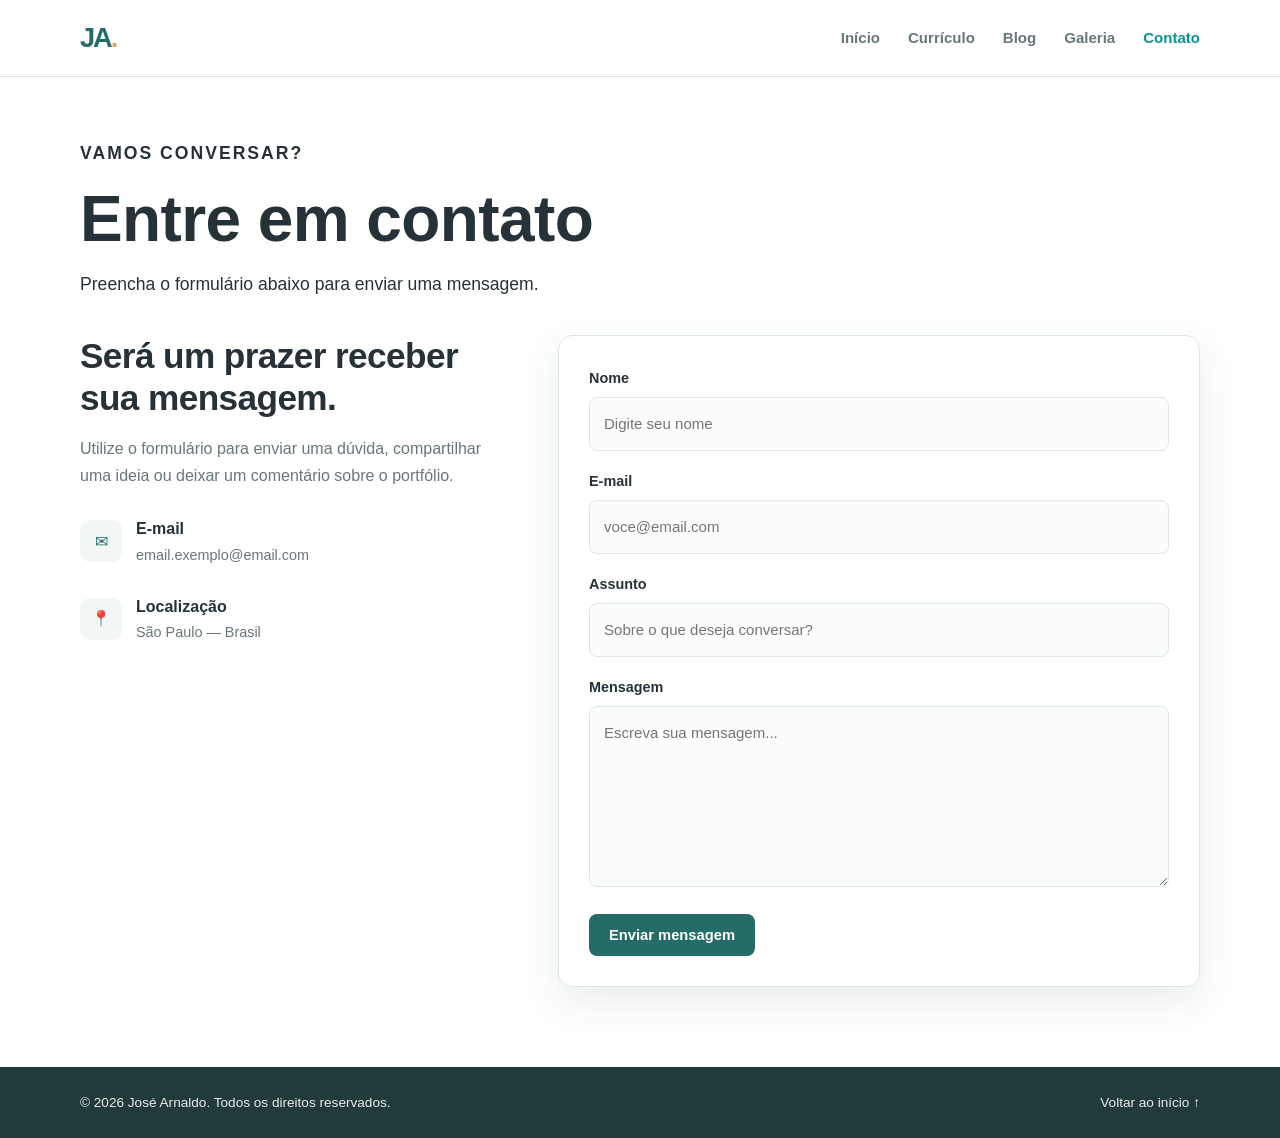
<file: contato.html>
<!DOCTYPE html>
<html lang="pt-BR">
<head>
    <meta charset="UTF-8">
    <meta name="viewport" content="width=device-width, initial-scale=1.0">
    <title>Contato | José Arnaldo</title>
    <link rel="stylesheet" href="style.css">
</head>
<body>

    <header class="site-header">
        <div class="container header-content">
            <a href="index.html" class="logo">JA<span>.</span></a>

            <nav>
                <ul class="nav-list">
                    <li><a href="index.html">Início</a></li>
                    <li><a href="curriculo.html">Currículo</a></li>
                    <li><a href="blog.html">Blog</a></li>
                    <li><a href="fotos.html">Galeria</a></li>
                    <li><a class="active" href="contato.html">Contato</a></li>
                </ul>
            </nav>
        </div>
    </header>

    <main class="container page-main">

        <section class="page-intro">
            <p class="eyebrow">VAMOS CONVERSAR?</p>

            <h1>Entre em contato</h1>

            <p>
                Preencha o formulário abaixo para enviar
                uma mensagem.
            </p>
        </section>

        <div class="contact-layout">

            <section class="contact-info">
                <h2>Será um prazer receber sua mensagem.</h2>

                <p>
                    Utilize o formulário para enviar uma dúvida,
                    compartilhar uma ideia ou deixar um comentário
                    sobre o portfólio.
                </p>

                <div class="contact-detail">
                    <span>&#9993;</span>

                    <div>
                        <strong>E-mail</strong>
                        <p>email.exemplo@email.com</p>
                    </div>
                </div>

                <div class="contact-detail">
                    <span>&#x1F4CD;</span>

                    <div>
                        <strong>Localização</strong>
                        <p>São Paulo — Brasil</p>
                    </div>
                </div>

            </section>

            <form class="contact-form" action="#" method="get">

                <div class="form-group">
                    <label for="nome">Nome</label>

                    <input
                        type="text"
                        id="nome"
                        name="nome"
                        placeholder="Digite seu nome"
                        required
                    >
                </div>

                <div class="form-group">
                    <label for="email">E-mail</label>

                    <input
                        type="email"
                        id="email"
                        name="email"
                        placeholder="voce@email.com"
                        required
                    >
                </div>

                <div class="form-group">
                    <label for="assunto">Assunto</label>

                    <input
                        type="text"
                        id="assunto"
                        name="assunto"
                        placeholder="Sobre o que deseja conversar?"
                    >
                </div>
                
                <div class="form-group">
                    <label for="mensagem">Mensagem</label>

                    <textarea
                        id="mensagem"
                        name="mensagem"
                        rows="6"
                        placeholder="Escreva sua mensagem..."
                        required
                    ></textarea>
                </div>

                <button class="button button-primary" type="submit">
                    Enviar mensagem
                </button>

            </form>

        </div>

    </main>

    <footer class="site-footer">
        <div class="container footer-content">
            <p>© 2026 José Arnaldo. Todos os direitos reservados.</p>
            <a href="index.html">Voltar ao início ↑</a>
        </div>
    </footer>

</body>
</html>
</file>
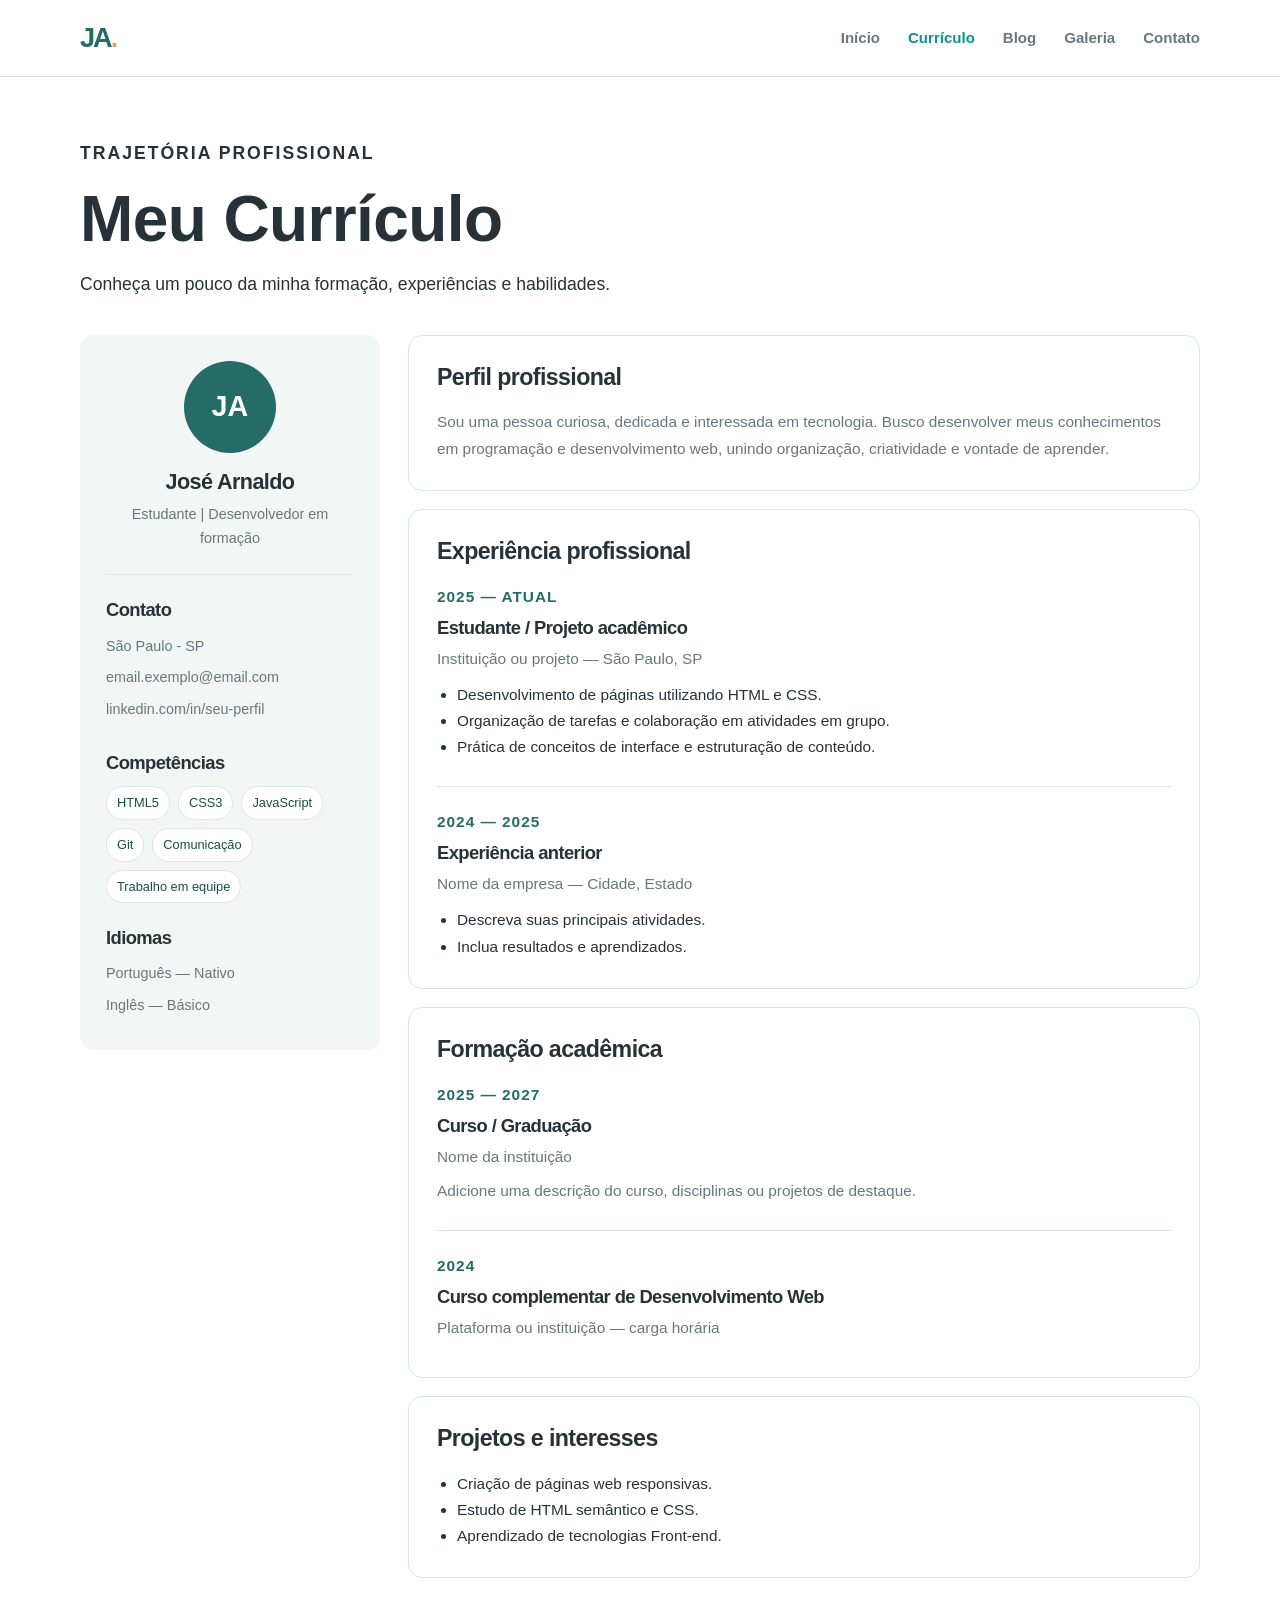
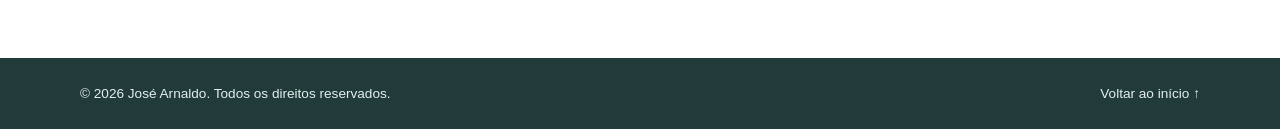
<file: curriculo.html>
<!DOCTYPE html>
<html lang="pt-BR">
<head>
    <meta charset="UTF-8">
    <meta name="viewport" content="width=device-width, initial-scale=1.0">
    <title>Currículo | José Arnaldo</title>
    <link rel="stylesheet" href="style.css">
</head>
<body>

    <header class="site-header">
        <div class="container header-content">
            <a href="index.html" class="logo">JA<span>.</span></a>

            <nav>
                <ul class="nav-list">
                    <li><a href="index.html">Início</a></li>
                    <li><a class="active" href="curriculo.html">Currículo</a></li>
                    <li><a href="blog.html">Blog</a></li>
                    <li><a href="fotos.html">Galeria</a></li>
                    <li><a href="contato.html">Contato</a></li>
                </ul>
            </nav>
        </div>
    </header>

    <main class="container page-main">

        <section class="page-intro">
            <p class="eyebrow">TRAJETÓRIA PROFISSIONAL</p>
            <h1>Meu Currículo</h1>
            <p>
                Conheça um pouco da minha formação,
                experiências e habilidades.
            </p>
        </section>

        <div class="resume-layout">

            <aside class="resume-sidebar">

                <div class="profile-card">
                    <div class="avatar-placeholder">JA</div>

                    <h2>José Arnaldo</h2>

                    <p>Estudante | Desenvolvedor em formação</p>
                </div>

                <section class="resume-block">
                    <h3>Contato</h3>
                    <p>São Paulo - SP</p>
                    <p>email.exemplo@email.com</p>
                    <p>linkedin.com/in/seu-perfil</p>
                </section>

                <section class="resume-block">
                    <h3>Competências</h3>

                    <ul class="tag-list">
                        <li>HTML5</li>
                        <li>CSS3</li>
                        <li>JavaScript</li>
                        <li>Git</li>
                        <li>Comunicação</li>
                        <li>Trabalho em equipe</li>
                    </ul>
                </section>

                <section class="resume-block">
                    <h3>Idiomas</h3>
                    <p>Português — Nativo</p>
                    <p>Inglês — Básico</p>
                </section>

            </aside>

            <div class="resume-content">

                <section class="content-card">
                    <h2>Perfil profissional</h2>

                    <p>
                        Sou uma pessoa curiosa, dedicada e interessada
                        em tecnologia. Busco desenvolver meus
                        conhecimentos em programação e desenvolvimento
                        web, unindo organização, criatividade e vontade
                        de aprender.
                    </p>
                </section>

                <section class="content-card">
                    <h2>Experiência profissional</h2>

                    <article class="timeline-item">
                        <p class="timeline-date">2025 — Atual</p>

                        <h3>Estudante / Projeto acadêmico</h3>

                        <p class="muted">
                            Instituição ou projeto — São Paulo, SP
                        </p>

                        <ul>
                            <li>
                                Desenvolvimento de páginas utilizando
                                HTML e CSS.
                            </li>
                            <li>
                                Organização de tarefas e colaboração
                                em atividades em grupo.
                            </li>
                            <li>
                                Prática de conceitos de interface
                                e estruturação de conteúdo.
                            </li>
                        </ul>
                    </article>

                    <article class="timeline-item">
                        <p class="timeline-date">2024 — 2025</p>

                        <h3>Experiência anterior</h3>

                        <p class="muted">
                            Nome da empresa — Cidade, Estado
                        </p>

                        <ul>
                            <li>
                                Descreva suas principais atividades.
                            </li>
                            <li>
                                Inclua resultados e aprendizados.
                            </li>
                        </ul>
                    </article>
                </section>

                <section class="content-card">
                    <h2>Formação acadêmica</h2>

                    <article class="timeline-item">
                        <p class="timeline-date">2025 — 2027</p>

                        <h3>Curso / Graduação</h3>

                        <p class="muted">
                            Nome da instituição
                        </p>

                        <p>
                            Adicione uma descrição do curso,
                            disciplinas ou projetos de destaque.
                        </p>
                    </article>

                    <article class="timeline-item">
                        <p class="timeline-date">2024</p>

                        <h3>Curso complementar de Desenvolvimento Web</h3>

                        <p class="muted">
                            Plataforma ou instituição — carga horária
                        </p>
                    </article>
                </section>

                <section class="content-card">
                    <h2>Projetos e interesses</h2>

                    <ul>
                        <li>Criação de páginas web responsivas.</li>
                        <li>Estudo de HTML semântico e CSS.</li>
                        <li>Aprendizado de tecnologias Front-end.</li>
                    </ul>
                </section>

            </div>
        </div>

    </main>

    <footer class="site-footer">
        <div class="container footer-content">
            <p>© 2026 José Arnaldo. Todos os direitos reservados.</p>
            <a href="index.html">Voltar ao início ↑</a>
        </div>
    </footer>

</body>
</html>
</file>
<file: style.css>
/* =========================================
   PORTFÓLIO PESSOAL - JOSÉ ARNALDO
   Estilização geral do site
========================================= */

/* Paleta de cores */
:root {
    --color-primary: #256b67;
    --color-primary-dark: #194d4a;
    --color-accent: #e5a65b;
    --color-text: #263238;
    --color-muted: #68777b;
    --color-background: #ffffff;
    --color-soft: #f2f7f6;
    --color-border: #dce7e5;
    --shadow: 0 14px 40px rgba(27, 67, 64, 0.09);
}

/* Reset */
* {
    margin: 0;
    padding: 0;
    box-sizing: border-box;
}

html {
    scroll-behavior: smooth;
}

body {
    font-family: Arial, Helvetica, sans-serif;
    color: var(--color-text);
    background: var(--color-background);
    line-height: 1.7;
}

img {
    display: block;
    max-width: 100%;
}

a {
    color: inherit;
    text-decoration: none;
}

.container {
    width: min(1120px, calc(100% - 40px));
    margin: 0 auto;
}

/* =========================================
   CABEÇALHO E MENU
========================================= */

.site-header {
    background: white;
    border-bottom: 1px solid var(--color-border);
    position: sticky;
    top: 0;
    z-index: 10;
}

.header-content {
    min-height: 76px;
    display: flex;
    align-items: center;
    justify-content: space-between;
    gap: 24px;
}

.logo {
    color: var(--color-primary);
    font-size: 1.7rem;
    font-weight: 800;
    letter-spacing: -2px;
}

.logo span {
    color: var(--color-accent);
}

.nav-list {
    display: flex;
    align-items: center;
    gap: 28px;
    list-style: none;
}

.nav-list a {
    color: var(--color-muted);
    font-size: 0.94rem;
    font-weight: 600;
    transition: color 0.2s;
}

.nav-list a:hover,
.nav-list a.active {
    color: #0a9396;
}

/* =========================================
   ELEMENTOS GERAIS
========================================= */

.eyebrow {
    color: var(--color-primary);
    font-size: 0.76rem;
    font-weight: 800;
    letter-spacing: 2px;
    margin-bottom: 12px;
}

h1, h2, h3 {
    line-height: 1.2;
    letter-spacing: -0.6px;
}

h1 {
    font-size: clamp(2.4rem, 5vw, 4rem);
}

h2 {
    font-size: clamp(1.6rem, 3vw, 2.2rem);
}

h3 {
    font-size: 1.15rem;
}

p {
    color: var(--color-muted);
}

/* Botões */

.button-group {
    display: flex;
    flex-wrap: wrap;
    gap: 12px;
    margin-top: 28px;
}

.button {
    display: inline-flex;
    justify-content: center;
    align-items: center;
    border: 1px solid transparent;
    border-radius: 8px;
    padding: 12px 19px;
    font-size: 0.92rem;
    font-weight: 700;
    cursor: pointer;
    transition: transform 0.2s;
}

.button:hover {
    transform: translateY(-2px);
}

.button-primary {
    color: white;
    background: var(--color-primary);
}

.button-primary:hover {
    background: var(--color-primary-dark);
}

.button-outline {
    color: var(--color-primary);
    border-color: var(--color-primary);
    background: transparent;
}

/* =========================================
   PÁGINA INICIAL
========================================= */

.hero {
    padding: 84px 0;
    background: linear-gradient(135deg, #f4f9f8, white);
}

.hero-grid {
    display: grid;
    grid-template-columns: 1.1fr 0.9fr;
    align-items: center;
    gap: 64px;
}

.hero-copy h1 {
    margin-bottom: 10px;
}

.hero-copy h1 span {
    color: var(--color-primary);
}

.hero-copy h2 {
    color: var(--color-muted);
    font-size: 1.25rem;
    font-weight: 500;
}

.lead {
    max-width: 570px;
    margin-top: 20px;
    font-size: 1.08rem;
}

.hero-image-wrap img {
    width: 100%;
    height: 390px;
    object-fit: cover;
    border-radius: 22px;
    box-shadow: var(--shadow);
}

/* Seções */

.section {
    padding: 78px 0;
}

.section-soft {
    background: var(--color-soft);
}

.section-heading {
    max-width: 650px;
    margin-bottom: 34px;
}

.section-heading h2,
.split-section h2 {
    margin-bottom: 14px;
}

/* Cards */

.feature-grid {
    display: grid;
    grid-template-columns: repeat(3, 1fr);
    gap: 20px;
}

.feature-card,
.content-card {
    padding: 28px;
    background: white;
    border: 1px solid var(--color-border);
    border-radius: 14px;
}

.feature-icon {
    display: inline-grid;
    width: 44px;
    height: 44px;
    place-items: center;
    margin-bottom: 18px;
    color: var(--color-primary);
    background: var(--color-soft);
    border-radius: 12px;
    font-size: 1.35rem;
}

.feature-card h3 {
    margin-bottom: 9px;
}

/* Links da página inicial */

.split-section {
    display: grid;
    grid-template-columns: 0.8fr 1.2fr;
    gap: 60px;
    align-items: start;
}

.link-list {
    list-style: none;
}

.link-list li {
    border-bottom: 1px solid var(--color-border);
}

.link-list a {
    display: flex;
    align-items: center;
    gap: 16px;
    padding: 17px 0;
    font-weight: 600;
}

.link-list a span {
    color: var(--color-primary);
    font-size: 0.8rem;
}

.link-list a b {
    margin-left: auto;
    color: var(--color-primary);
}

/* =========================================
   PÁGINAS INTERNAS
========================================= */

.page-main {
    min-height: 70vh;
    padding-top: 62px;
    padding-bottom: 80px;
}

.page-intro {
    margin-bottom: 42px;
}

.page-intro h1 {
    margin-bottom: 12px;
}

/* =========================================
   CURRÍCULO
========================================= */

.resume-layout {
    display: grid;
    grid-template-columns: 300px 1fr;
    gap: 28px;
    align-items: start;
}

.resume-sidebar {
    padding: 26px;
    background: var(--color-soft);
    border-radius: 14px;
}

.profile-card {
    padding-bottom: 24px;
    text-align: center;
    border-bottom: 1px solid var(--color-border);
}

.avatar-placeholder {
    display: grid;
    width: 92px;
    height: 92px;
    place-items: center;
    margin: 0 auto 16px;
    color: white;
    background: var(--color-primary);
    border-radius: 50%;
    font-size: 1.8rem;
    font-weight: 800;
}

.profile-card h2 {
    font-size: 1.35rem;
}

.profile-card p {
    margin-top: 7px;
    font-size: 0.9rem;
}

.resume-block {
    padding-top: 24px;
}

.resume-block h3 {
    margin-bottom: 12px;
}

.resume-block p {
    margin: 7px 0;
    font-size: 0.9rem;
    overflow-wrap: anywhere;
}

.tag-list {
    display: flex;
    flex-wrap: wrap;
    gap: 8px;
    list-style: none;
}

.tag-list li {
    padding: 5px 10px;
    color: var(--color-primary-dark);
    background: white;
    border: 1px solid var(--color-border);
    border-radius: 20px;
    font-size: 0.8rem;
}

.resume-content {
    display: grid;
    gap: 18px;
}

.content-card h2 {
    margin-bottom: 18px;
    font-size: 1.45rem;
}

.content-card p,
.content-card li {
    font-size: 0.96rem;
}

.content-card ul {
    padding-left: 20px;
    margin-top: 10px;
}

.timeline-item + .timeline-item {
    margin-top: 26px;
    padding-top: 22px;
    border-top: 1px solid var(--color-border);
}

.timeline-date {
    color: var(--color-primary);
    font-size: 0.76rem;
    font-weight: 800;
    letter-spacing: 1px;
    text-transform: uppercase;
}

.timeline-item h3 {
    margin: 7px 0;
}

.muted {
    margin-bottom: 8px;
    font-size: 0.88rem;
}

/* =========================================
   BLOG
========================================= */

.article-page {
    width: 100%;
    margin: 0 auto;
}

.article-page {
    display: flex;
    flex-direction: column;
    align-items: stretch;
}

.article {
    width: 100%;
    max-width: 800px;
    margin: 0 auto;
    padding: clamp(22px, 5vw, 48px);
}

.article h2 {
    margin: 12px 0 24px;
    font-size: clamp(1.8rem, 4vw, 2.6rem);
}

.article h3 {
    margin: 30px 0 10px;
}

.article p {
    margin: 12px 0;
}

.article-meta {
    color: var(--color-primary);
    font-size: 0.76rem;
    font-weight: 800;
    letter-spacing: 1px;
}

.article-cover {
    width: 100%;
    max-height: 390px;
    object-fit: cover;
    border-radius: 12px;
}

.article-lead {
    margin: 24px 0;
    color: var(--color-text);
    font-size: 1.12rem;
}

.article-inline-image {
    width: 100%;
    max-height: 320px;
    margin: 20px 0;
    object-fit: cover;
    border-radius: 12px;
}

.video-placeholder {
    margin-top: 30px;
    padding: 24px;
    background: var(--color-soft);
    border-radius: 12px;
}

.video-placeholder .button {
    margin-top: 12px;
}

.source-note {
    margin-top: 24px;
    font-size: 0.85rem;
}

.source-note a {
    color: var(--color-primary);
    text-decoration: underline;
}

.page-intro {
    width: 100%;
    text-align: left;
    margin-bottom: 35px;
}

.section-label {
    color: var(--color-primary);
    font-size: 0.85rem;
    font-weight: 800;
    letter-spacing: 2px;
    text-transform: uppercase;
}

.page-intro h2 {
    margin: 12px 0;
    font-size: clamp(2.5rem, 5vw, 4rem);
    line-height: 1.1;
}

.page-intro p {
    font-size: 1.1rem;
    color: var(--color-text);
}

/* =========================================
   GALERIA DE FOTOS
========================================= */

.gallery-grid {
    display: grid;
    grid-template-columns: repeat(3, 1fr);
    grid-auto-rows: 230px;
    gap: 18px;
}

.gallery-item {
    position: relative;
    overflow: hidden;
    border-radius: 14px;
    background: var(--color-soft);
}

.gallery-item img {
    width: 100%;
    height: 100%;
    object-fit: cover;
    transition: transform 0.35s;
}

.gallery-item:hover img {
    transform: scale(1.05);
}

.gallery-item figcaption {
    position: absolute;
    right: 0;
    bottom: 0;
    left: 0;
    padding: 30px 16px 14px;
    color: white;
    background: linear-gradient(transparent, rgba(0, 0, 0, 0.7));
    font-weight: 700;
}

.gallery-tall {
    grid-row: span 2;
}

.gallery-wide {
    grid-column: span 2;
}

/* =========================================
   CONTATO
========================================= */

.contact-layout {
    display: grid;
    grid-template-columns: 0.8fr 1.2fr;
    gap: 50px;
    align-items: start;
}

.contact-info h2 {
    margin-bottom: 16px;
}

.contact-detail {
    display: flex;
    gap: 14px;
    align-items: center;
    margin-top: 26px;
}

.contact-detail > span {
    display: grid;
    width: 42px;
    height: 42px;
    place-items: center;
    color: var(--color-primary);
    background: var(--color-soft);
    border-radius: 10px;
}

.contact-detail p {
    font-size: 0.9rem;
}

/* Formulário */

.contact-form {
    padding: 30px;
    border: 1px solid var(--color-border);
    border-radius: 14px;
    box-shadow: var(--shadow);
}

.form-group {
    margin-bottom: 18px;
}

.form-group label {
    display: block;
    margin-bottom: 7px;
    font-size: 0.9rem;
    font-weight: 700;
}

.form-group input,
.form-group textarea {
    width: 100%;
    padding: 13px 14px;
    color: var(--color-text);
    background: #fbfdfd;
    border: 1px solid var(--color-border);
    border-radius: 8px;
    font: inherit;
    font-size: 0.94rem;
}

.form-group input:focus,
.form-group textarea:focus {
    outline: 2px solid rgba(37, 107, 103, 0.2);
    border-color: var(--color-primary);
}

.form-group textarea {
    resize: vertical;
}

/* =========================================
   RODAPÉ
========================================= */

.site-footer {
    padding: 24px 0;
    background: #203b3a;
}

.footer-content {
    display: flex;
    justify-content: space-between;
    align-items: center;
    gap: 20px;
}

.footer-content p,
.footer-content a {
    color: #e4efed;
    font-size: 0.85rem;
}

.footer-content a:hover {
    text-decoration: underline;
}

/* =========================================
   RESPONSIVIDADE
========================================= */

@media (max-width: 800px) {

    .header-content {
        padding: 16px 0;
        flex-direction: column;
    }

    .nav-list {
        justify-content: center;
        flex-wrap: wrap;
        gap: 12px 20px;
    }

    .hero-grid,
    .split-section,
    .contact-layout {
        grid-template-columns: 1fr;
        gap: 34px;
    }

    .hero {
        padding: 58px 0;
    }

    .hero-image-wrap img {
        height: 300px;
    }

    .feature-grid {
        grid-template-columns: 1fr;
    }

    .resume-layout {
        grid-template-columns: 1fr;
    }

    .gallery-grid {
        grid-template-columns: repeat(2, 1fr);
        grid-auto-rows: 210px;
    }
}

@media (max-width: 520px) {

    .container {
        width: calc(100% - 28px);
    }

    .nav-list {
        gap: 9px 14px;
    }

    .nav-list a {
        font-size: 0.84rem;
    }

    .hero-image-wrap img {
        height: 240px;
    }

    .section {
        padding: 54px 0;
    }

    .gallery-grid {
        grid-template-columns: 1fr;
        grid-auto-rows: 240px;
    }

    .gallery-tall,
    .gallery-wide {
        grid-column: auto;
        grid-row: auto;
    }

    .contact-form {
        padding: 20px;
    }

    .footer-content {
        flex-direction: column;
        text-align: center;
    }
}
</file>
